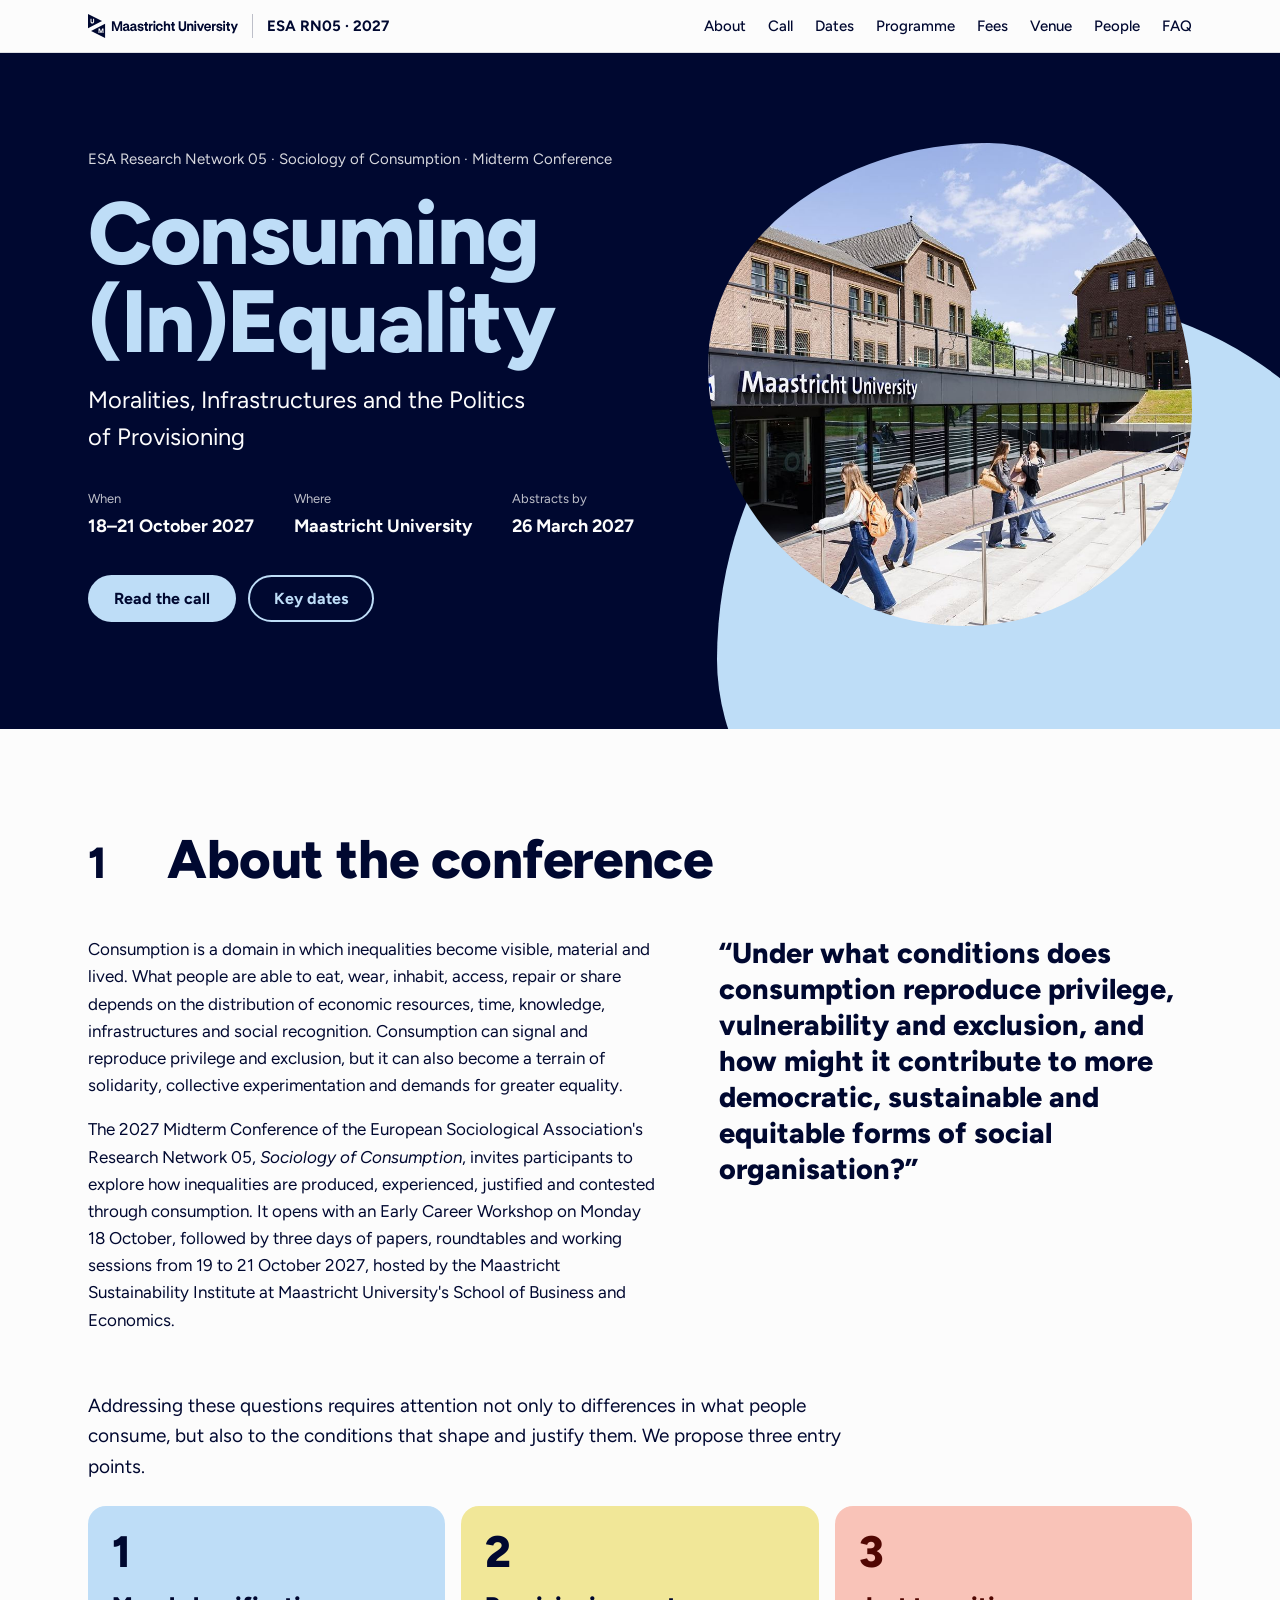
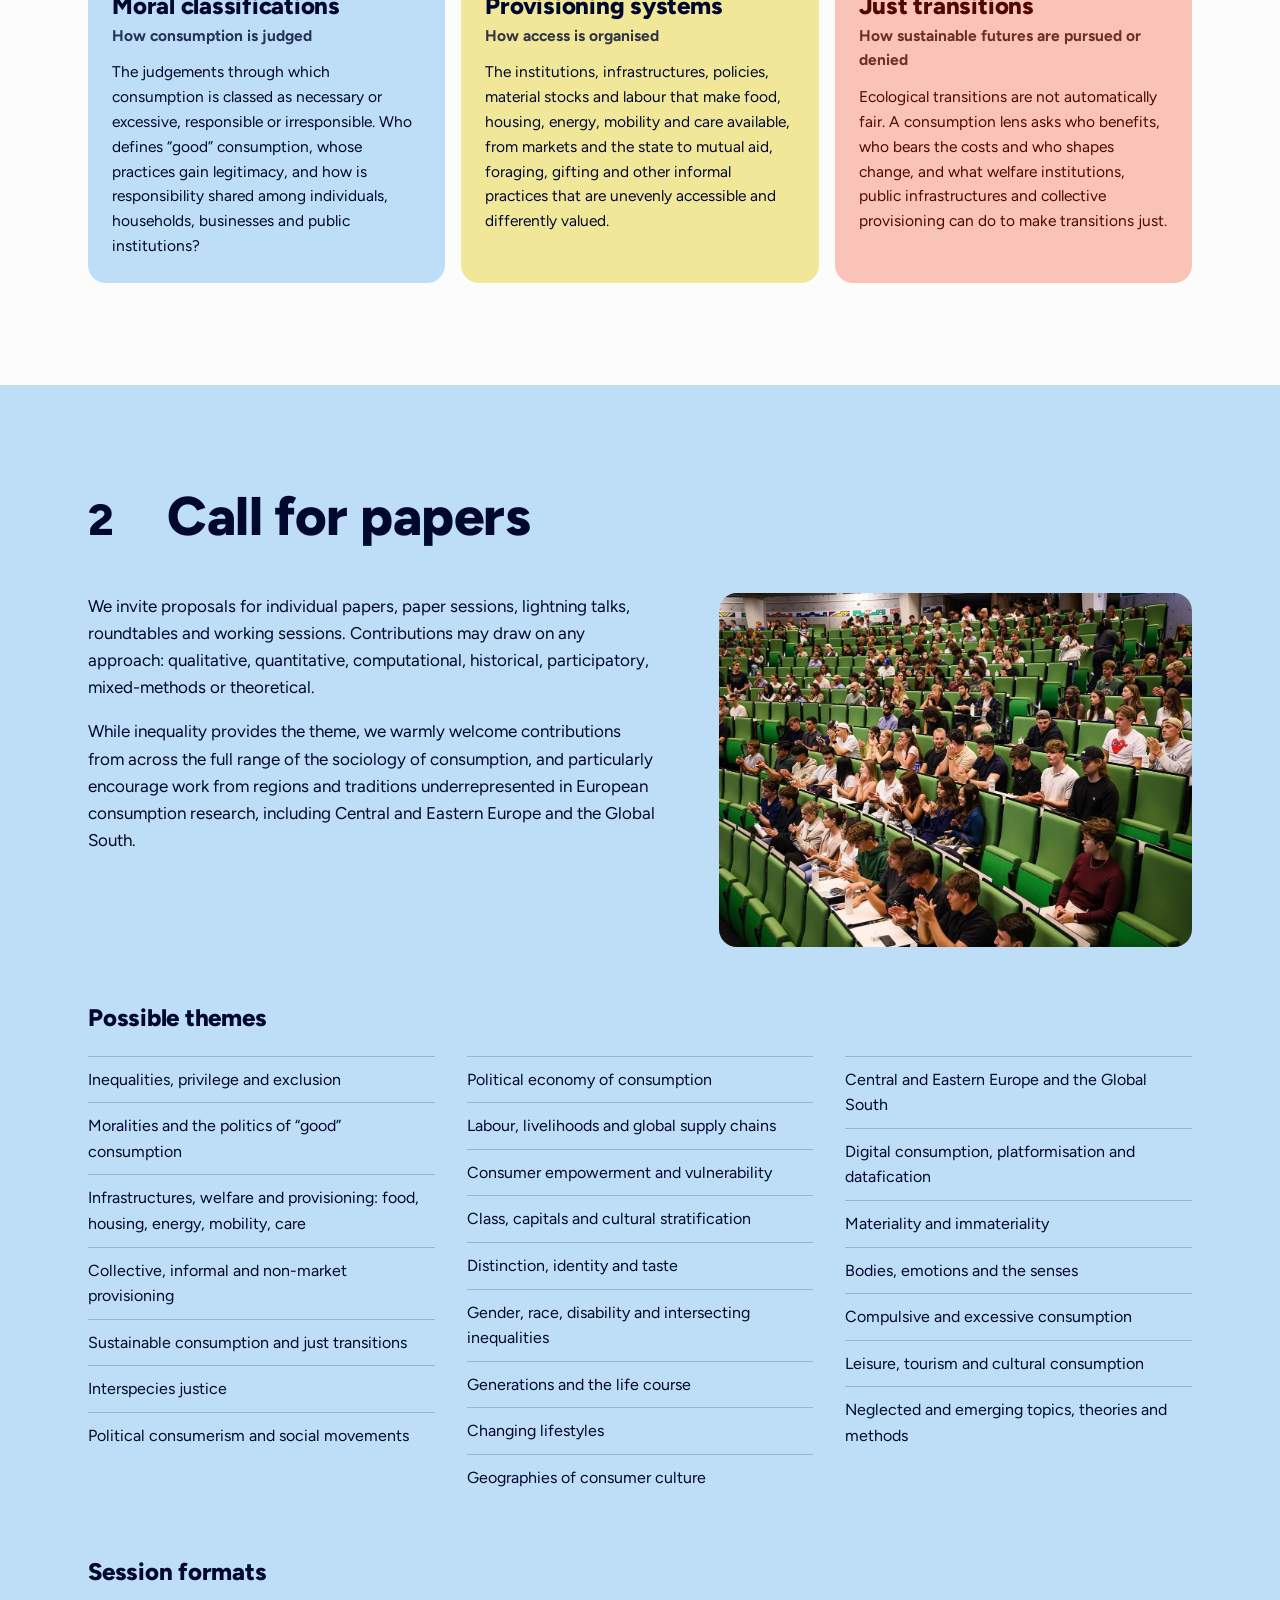
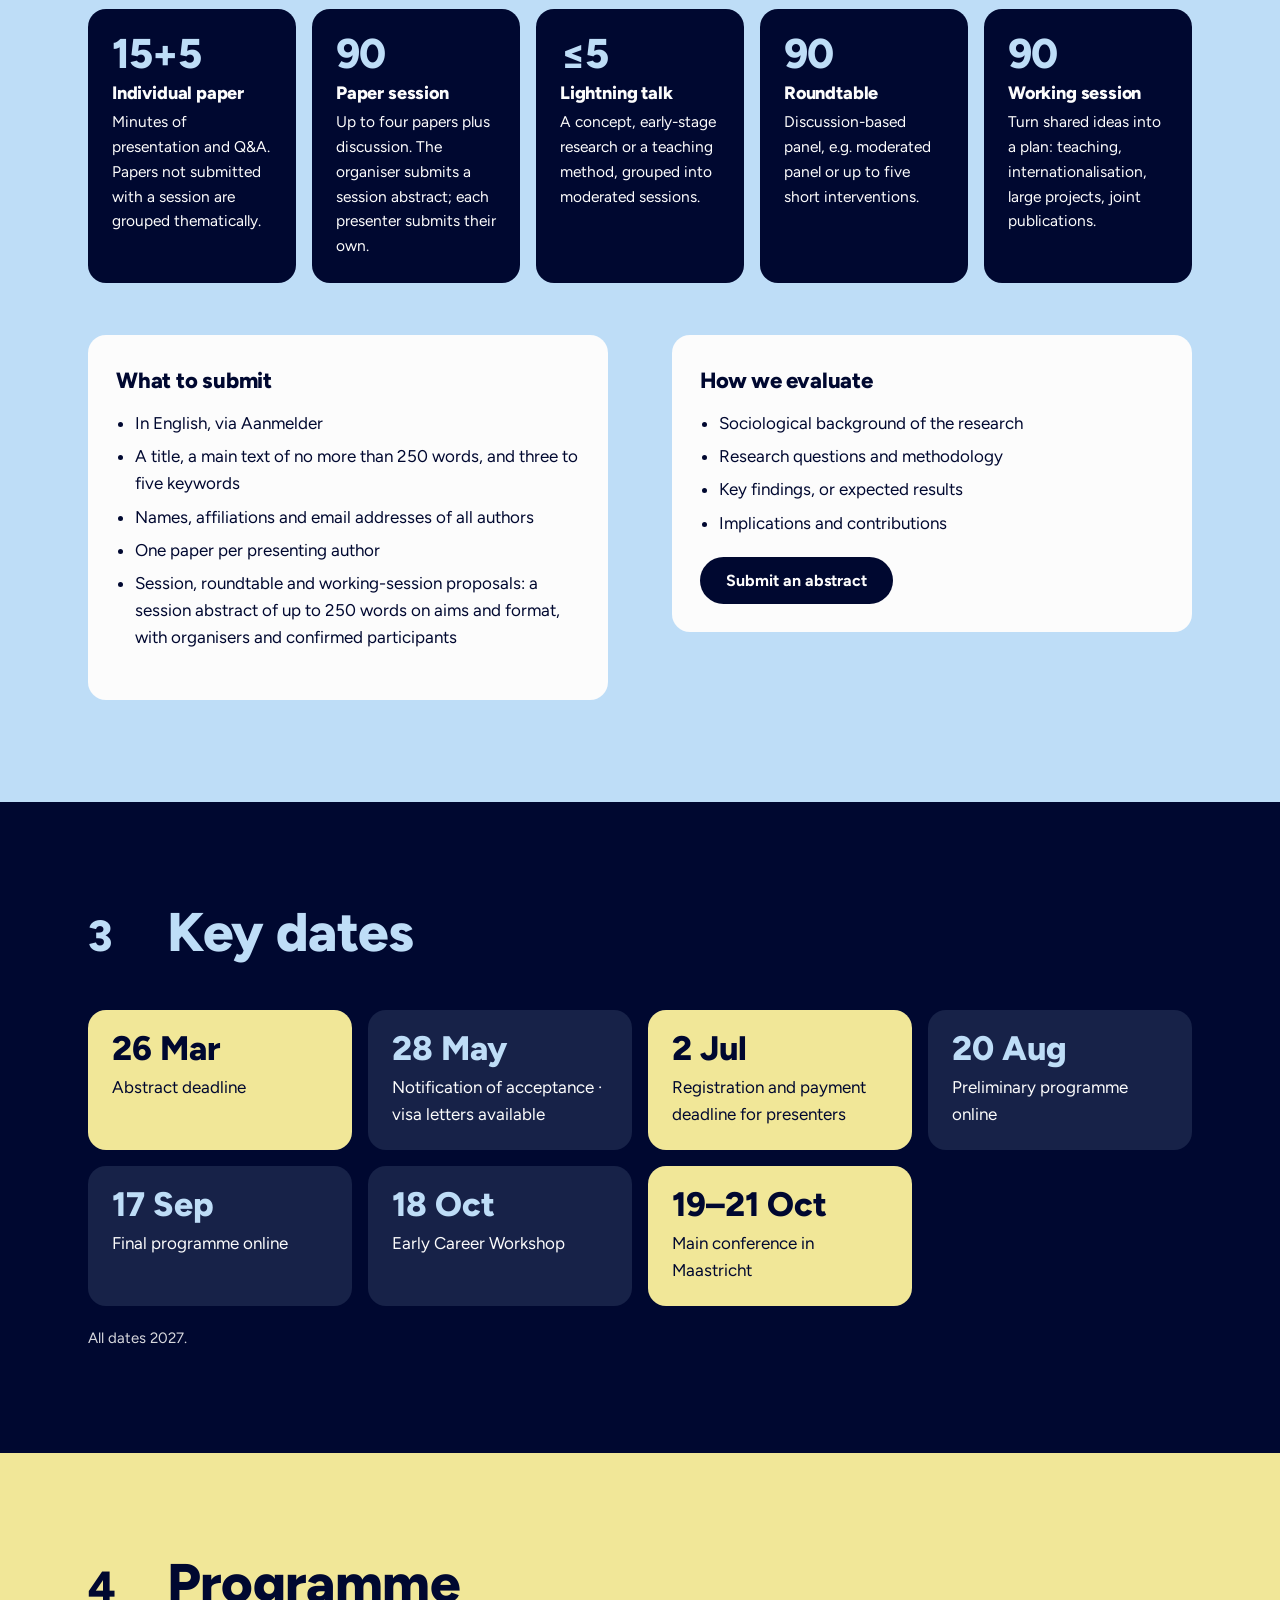
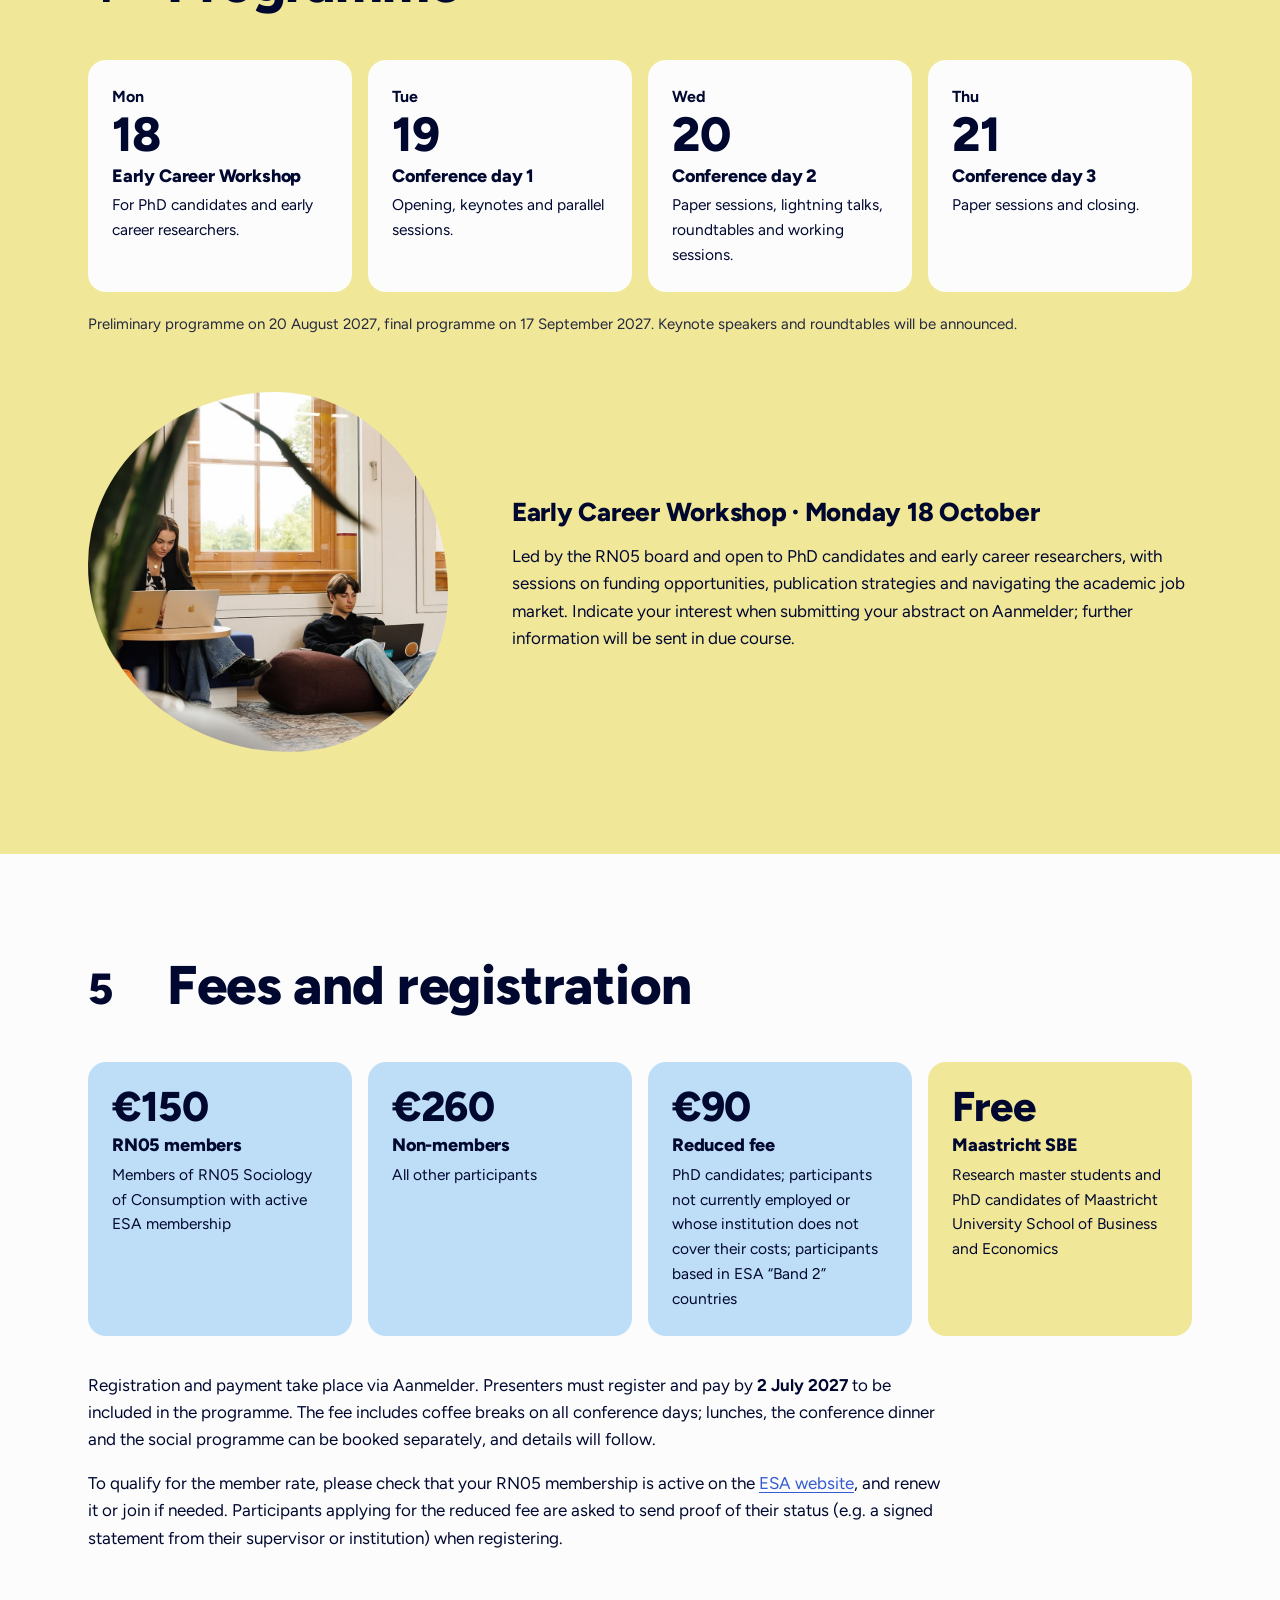
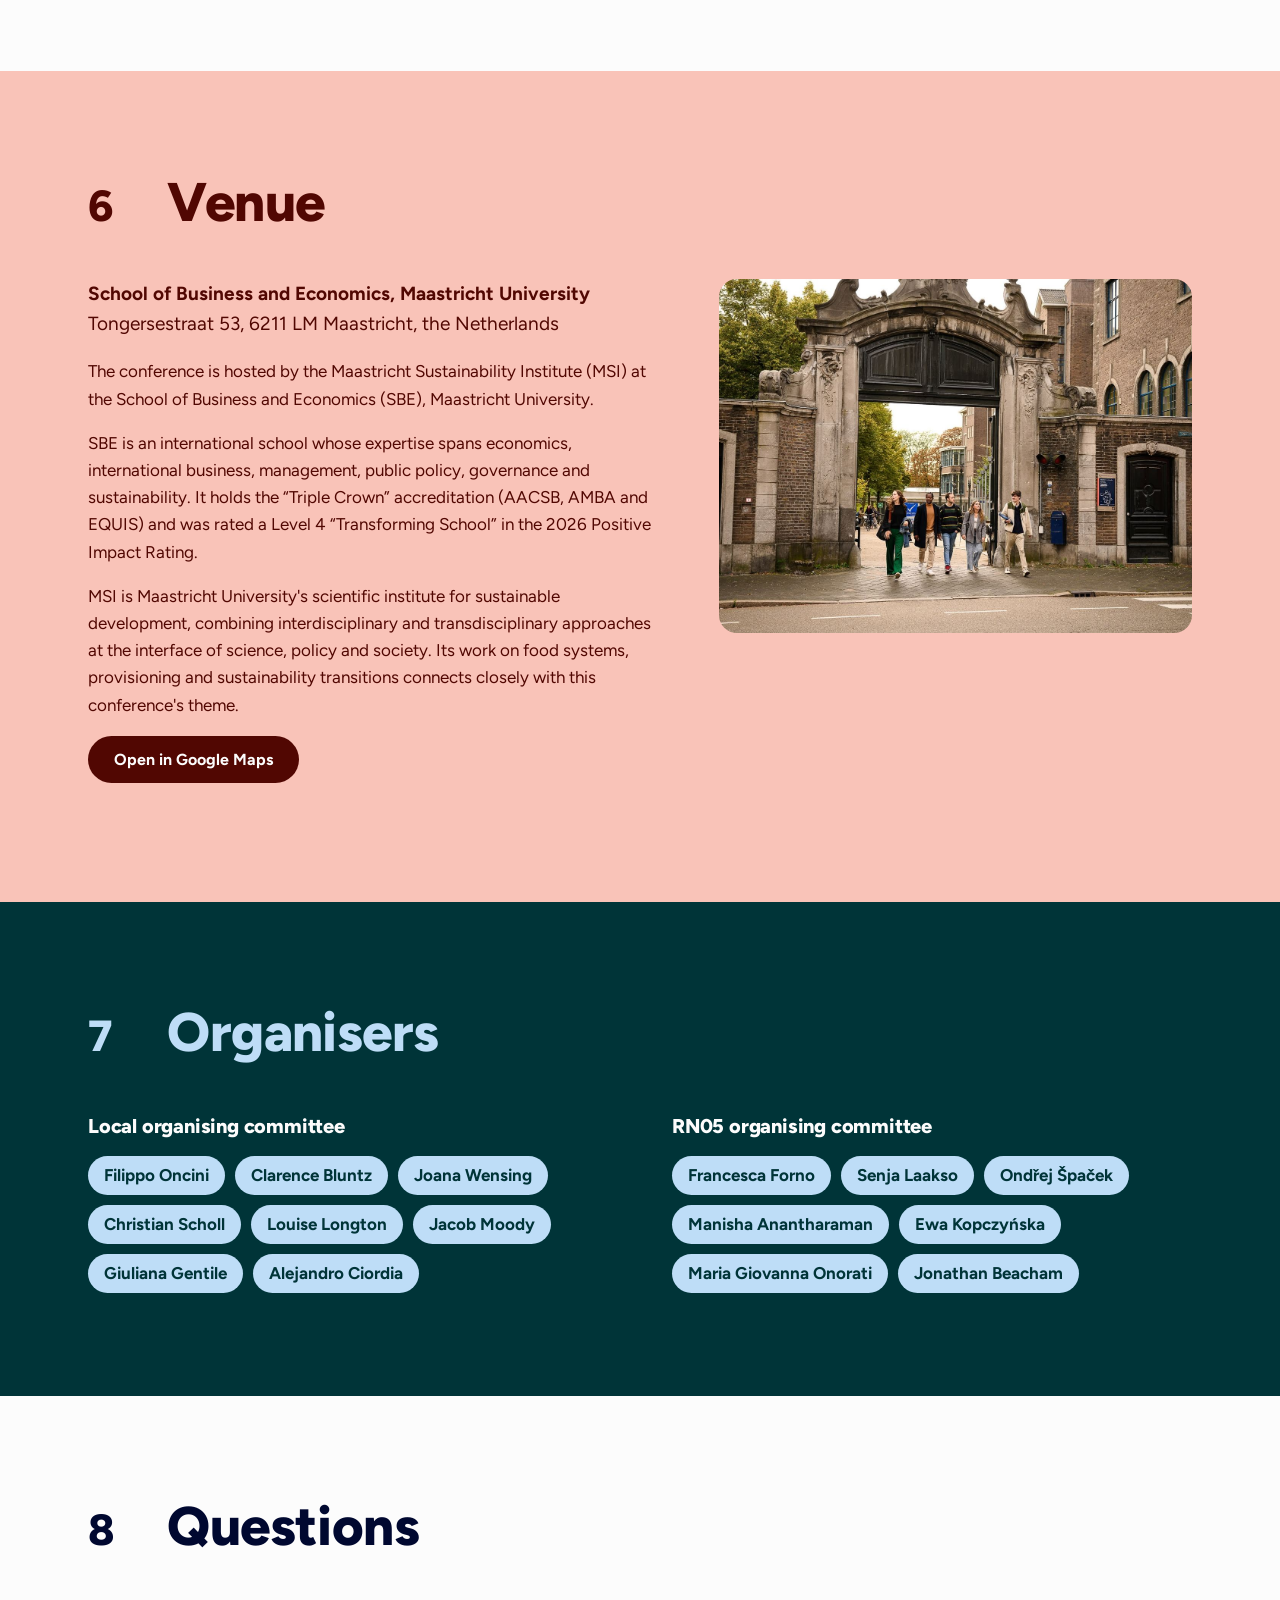
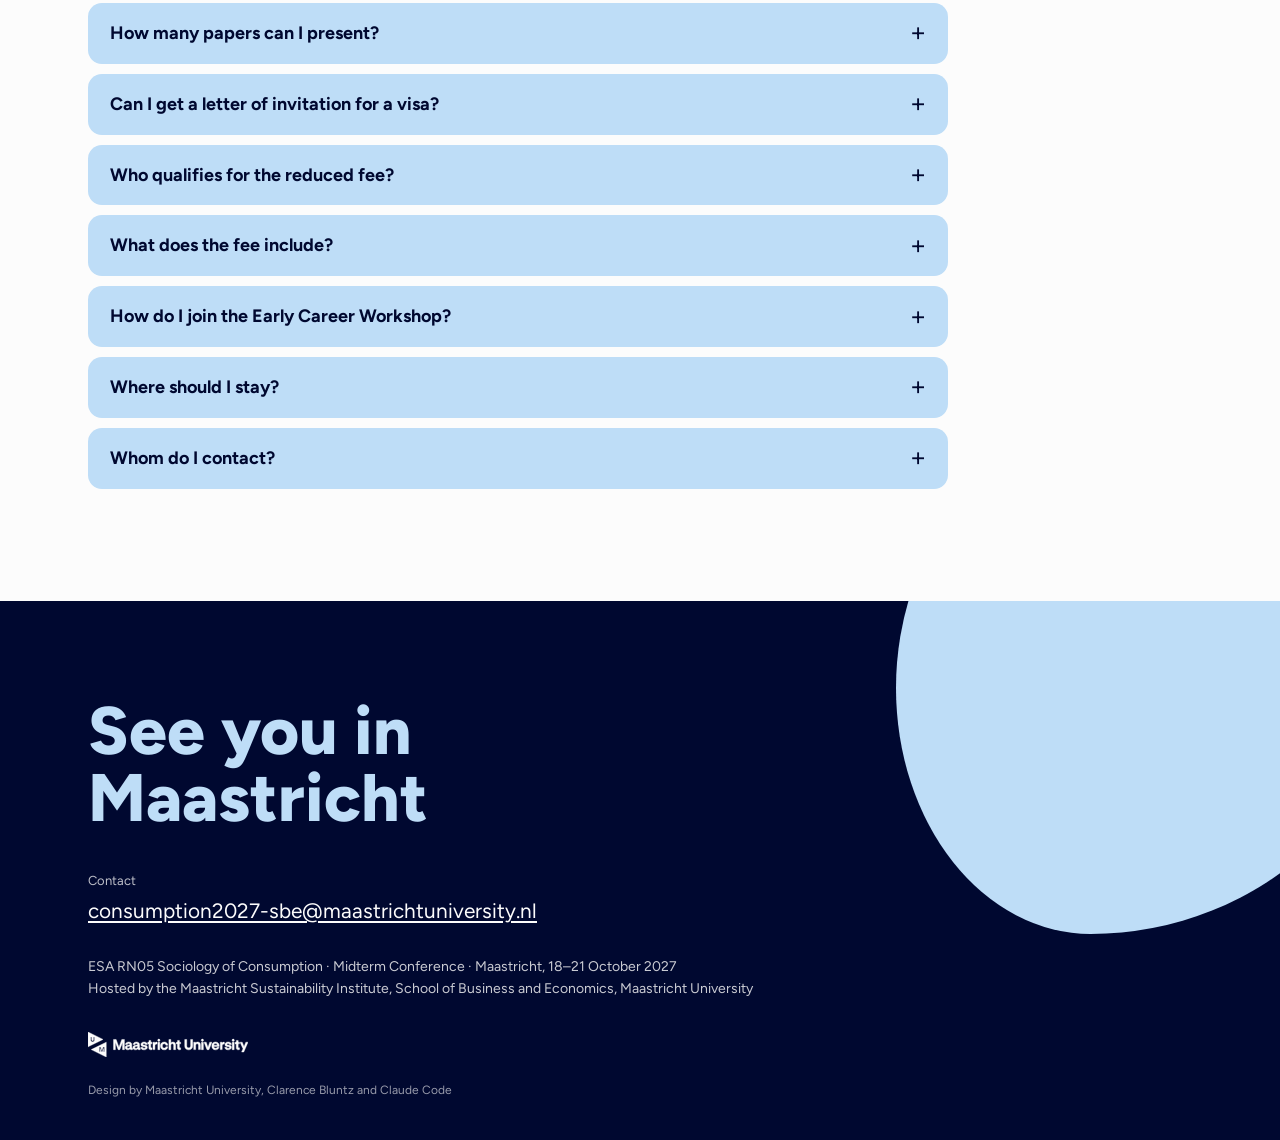
<file: index.html>
<!doctype html>
<html lang="en">
<head>
  <meta charset="utf-8">
  <meta name="viewport" content="width=device-width, initial-scale=1">
  <title>Consuming (In)Equality · ESA RN05 Midterm Conference 2027</title>
  <meta name="description" content="ESA RN05 Sociology of Consumption Midterm Conference 2027, Maastricht University, 18–21 October 2027.">
  <link rel="preconnect" href="https://fonts.googleapis.com">
  <link rel="preconnect" href="https://fonts.gstatic.com" crossorigin>
  <link href="https://fonts.googleapis.com/css2?family=Figtree:wght@400;500;700;800&display=swap" rel="stylesheet">
  <link rel="stylesheet" href="style.css?v=8">
</head>
<body>

<header class="bar">
  <div class="bar__in">
    <a class="bar__brand" href="#top"><img src="img/um-logo.svg" alt="Maastricht University" width="160" height="25"><span>ESA RN05 · 2027</span></a>
    <button class="bar__toggle" aria-expanded="false" aria-controls="menu">Menu</button>
    <nav id="menu">
      <a href="#about">About</a><a href="#call">Call</a><a href="#dates">Dates</a><a href="#programme">Programme</a>
      <a href="#fees">Fees</a><a href="#venue">Venue</a><a href="#people">People</a><a href="#faq">FAQ</a>
    </nav>
  </div>
</header>

<main>

<!-- Cover -->
<section class="cover" id="top">
  <div class="cover__shape" aria-hidden="true"></div>
  <div class="wrap cover__grid">
    <div>
      <p class="kicker">ESA Research Network 05 · Sociology of Consumption · Midterm Conference</p>
      <h1>Consuming (In)Equality</h1>
      <p class="cover__sub">Moralities, Infrastructures and the Politics of Provisioning</p>
      <dl class="facts">
        <div><dt>When</dt><dd>18–21 October 2027</dd></div>
        <div><dt>Where</dt><dd>Maastricht University</dd></div>
        <div><dt>Abstracts by</dt><dd>26 March 2027</dd></div>
      </dl>
      <p class="actions"><a class="btn btn--light" href="#call">Read the call</a><a class="btn btn--line" href="#dates">Key dates</a></p>
    </div>
    <figure class="cover__photo"><img src="img/campus.jpg" alt="Students walking past a Maastricht University building"></figure>
  </div>
</section>

<!-- 1 About -->
<section class="sec sec--white" id="about">
  <div class="wrap">
    <h2 class="chapter"><span>1</span>About the conference</h2>
    <div class="split">
      <div class="prose">
        <p>Consumption is a domain in which inequalities become visible, material and lived. What people are able to eat, wear, inhabit, access, repair or share depends on the distribution of economic resources, time, knowledge, infrastructures and social recognition. Consumption can signal and reproduce privilege and exclusion, but it can also become a terrain of solidarity, collective experimentation and demands for greater equality.</p>
        <p>The 2027 Midterm Conference of the European Sociological Association's Research Network 05, <em>Sociology of Consumption</em>, invites participants to explore how inequalities are produced, experienced, justified and contested through consumption. It opens with an Early Career Workshop on Monday 18 October, followed by three days of papers, roundtables and working sessions from 19 to 21 October 2027, hosted by the Maastricht Sustainability Institute at Maastricht University's School of Business and Economics.</p>
      </div>
      <blockquote class="quote">“Under what conditions does consumption reproduce privilege, vulnerability and exclusion, and how might it contribute to more democratic, sustainable and equitable forms of social organisation?”</blockquote>
    </div>
    <p class="lead">Addressing these questions requires attention not only to differences in what people consume, but also to the conditions that shape and justify them. We propose three entry points.</p>
    <div class="cards cards--3">
      <article class="card card--blue"><p class="card__n">1</p><h3>Moral classifications</h3><p class="card__q">How consumption is judged</p><p>The judgements through which consumption is classed as necessary or excessive, responsible or irresponsible. Who defines “good” consumption, whose practices gain legitimacy, and how is responsibility shared among individuals, households, businesses and public institutions?</p></article>
      <article class="card card--yellow"><p class="card__n">2</p><h3>Provisioning systems</h3><p class="card__q">How access is organised</p><p>The institutions, infrastructures, policies, material stocks and labour that make food, housing, energy, mobility and care available, from markets and the state to mutual aid, foraging, gifting and other informal practices that are unevenly accessible and differently valued.</p></article>
      <article class="card card--salmon"><p class="card__n">3</p><h3>Just transitions</h3><p class="card__q">How sustainable futures are pursued or denied</p><p>Ecological transitions are not automatically fair. A consumption lens asks who benefits, who bears the costs and who shapes change, and what welfare institutions, public infrastructures and collective provisioning can do to make transitions just.</p></article>
    </div>
  </div>
</section>

<!-- 2 Call -->
<section class="sec sec--blue" id="call">
  <div class="wrap">
    <h2 class="chapter"><span>2</span>Call for papers</h2>
    <div class="split">
      <div class="prose">
        <p>We invite proposals for individual papers, paper sessions, lightning talks, roundtables and working sessions. Contributions may draw on any approach: qualitative, quantitative, computational, historical, participatory, mixed-methods or theoretical.</p>
        <p>While inequality provides the theme, we warmly welcome contributions from across the full range of the sociology of consumption, and particularly encourage work from regions and traditions underrepresented in European consumption research, including Central and Eastern Europe and the Global South.</p>
      </div>
      <figure class="photo"><img src="img/lecture.jpg" alt="A full lecture hall at Maastricht University" loading="lazy"></figure>
    </div>

    <h3 class="sub">Possible themes</h3>
    <ul class="themes">
      <li>Inequalities, privilege and exclusion</li>
      <li>Moralities and the politics of “good” consumption</li>
      <li>Infrastructures, welfare and provisioning: food, housing, energy, mobility, care</li>
      <li>Collective, informal and non-market provisioning</li>
      <li>Sustainable consumption and just transitions</li>
      <li>Interspecies justice</li>
      <li>Political consumerism and social movements</li>
      <li>Political economy of consumption</li>
      <li>Labour, livelihoods and global supply chains</li>
      <li>Consumer empowerment and vulnerability</li>
      <li>Class, capitals and cultural stratification</li>
      <li>Distinction, identity and taste</li>
      <li>Gender, race, disability and intersecting inequalities</li>
      <li>Generations and the life course</li>
      <li>Changing lifestyles</li>
      <li>Geographies of consumer culture</li>
      <li>Central and Eastern Europe and the Global South</li>
      <li>Digital consumption, platformisation and datafication</li>
      <li>Materiality and immateriality</li>
      <li>Bodies, emotions and the senses</li>
      <li>Compulsive and excessive consumption</li>
      <li>Leisure, tourism and cultural consumption</li>
      <li>Neglected and emerging topics, theories and methods</li>
    </ul>

    <h3 class="sub">Session formats</h3>
    <div class="cards cards--5">
      <div class="card card--navy"><p class="stat">15+5</p><h4>Individual paper</h4><p>Minutes of presentation and Q&amp;A. Papers not submitted with a session are grouped thematically.</p></div>
      <div class="card card--navy"><p class="stat">90</p><h4>Paper session</h4><p>Up to four papers plus discussion. The organiser submits a session abstract; each presenter submits their own.</p></div>
      <div class="card card--navy"><p class="stat">≤5</p><h4>Lightning talk</h4><p>A concept, early-stage research or a teaching method, grouped into moderated sessions.</p></div>
      <div class="card card--navy"><p class="stat">90</p><h4>Roundtable</h4><p>Discussion-based panel, e.g. moderated panel or up to five short interventions.</p></div>
      <div class="card card--navy"><p class="stat">90</p><h4>Working session</h4><p>Turn shared ideas into a plan: teaching, internationalisation, large projects, joint publications.</p></div>
    </div>

    <div class="split split--even guide">
      <div class="panel">
        <h3>What to submit</h3>
        <ul>
          <li>In English, via Aanmelder<!-- TODO: add Aanmelder submission link --></li>
          <li>A title, a main text of no more than 250 words, and three to five keywords</li>
          <li>Names, affiliations and email addresses of all authors</li>
          <li>One paper per presenting author</li>
          <li>Session, roundtable and working-session proposals: a session abstract of up to 250 words on aims and format, with organisers and confirmed participants</li>
        </ul>
      </div>
      <div class="panel">
        <h3>How we evaluate</h3>
        <ul>
          <li>Sociological background of the research</li>
          <li>Research questions and methodology</li>
          <li>Key findings, or expected results</li>
          <li>Implications and contributions</li>
        </ul>
        <p><a class="btn btn--navy" href="#">Submit an abstract</a><!-- TODO: Aanmelder link --></p>
      </div>
    </div>
  </div>
</section>

<!-- 3 Dates -->
<section class="sec sec--navy" id="dates">
  <div class="wrap">
    <h2 class="chapter"><span>3</span>Key dates</h2>
    <ol class="dates">
      <li class="is-key"><b>26 Mar</b><span>Abstract deadline</span></li>
      <li><b>28 May</b><span>Notification of acceptance · visa letters available</span></li>
      <li class="is-key"><b>2 Jul</b><span>Registration and payment deadline for presenters</span></li>
      <li><b>20 Aug</b><span>Preliminary programme online</span></li>
      <li><b>17 Sep</b><span>Final programme online</span></li>
      <li><b>18 Oct</b><span>Early Career Workshop</span></li>
      <li class="is-key"><b>19–21 Oct</b><span>Main conference in Maastricht</span></li>
    </ol>
    <p class="note">All dates 2027.</p>
  </div>
</section>

<!-- 4 Programme -->
<section class="sec sec--yellow" id="programme">
  <div class="wrap">
    <h2 class="chapter"><span>4</span>Programme</h2>
    <div class="cards cards--4">
      <div class="card card--white"><p class="day">Mon <b>18</b></p><h4>Early Career Workshop</h4><p>For PhD candidates and early career researchers.</p></div>
      <div class="card card--white"><p class="day">Tue <b>19</b></p><h4>Conference day 1</h4><p>Opening, keynotes and parallel sessions.</p></div>
      <div class="card card--white"><p class="day">Wed <b>20</b></p><h4>Conference day 2</h4><p>Paper sessions, lightning talks, roundtables and working sessions.</p></div>
      <div class="card card--white"><p class="day">Thu <b>21</b></p><h4>Conference day 3</h4><p>Paper sessions and closing.</p></div>
    </div>
    <p class="note">Preliminary programme on 20 August 2027, final programme on 17 September 2027. Keynote speakers and roundtables will be announced.</p>
    <div class="split ecw">
      <figure class="photo photo--blob"><img src="img/study.jpg" alt="Two students working on laptops in a study area" loading="lazy"></figure>
      <div>
        <h3>Early Career Workshop · Monday 18 October</h3>
        <p>Led by the RN05 board and open to PhD candidates and early career researchers, with sessions on funding opportunities, publication strategies and navigating the academic job market. Indicate your interest when submitting your abstract on Aanmelder; further information will be sent in due course.</p>
      </div>
    </div>
  </div>
</section>

<!-- 5 Fees -->
<section class="sec sec--white" id="fees">
  <div class="wrap">
    <h2 class="chapter"><span>5</span>Fees and registration</h2>
    <div class="cards cards--4">
      <div class="card card--blue"><p class="stat">€150</p><h4>RN05 members</h4><p>Members of RN05 Sociology of Consumption with active ESA membership</p></div>
      <div class="card card--blue"><p class="stat">€260</p><h4>Non-members</h4><p>All other participants</p></div>
      <div class="card card--blue"><p class="stat">€90</p><h4>Reduced fee</h4><p>PhD candidates; participants not currently employed or whose institution does not cover their costs; participants based in ESA “Band 2” countries</p></div>
      <div class="card card--yellow"><p class="stat">Free</p><h4>Maastricht SBE</h4><p>Research master students and PhD candidates of Maastricht University School of Business and Economics</p></div>
    </div>
    <div class="prose prose--wide">
      <p>Registration and payment take place via Aanmelder. Presenters must register and pay by <strong>2 July 2027</strong> to be included in the programme. The fee includes coffee breaks on all conference days; lunches, the conference dinner and the social programme can be booked separately, and details will follow.</p>
      <p>To qualify for the member rate, please check that your RN05 membership is active on the <a href="https://www.europeansociology.org/" target="_blank" rel="noopener">ESA website</a>, and renew it or join if needed. Participants applying for the reduced fee are asked to send proof of their status (e.g. a signed statement from their supervisor or institution) when registering.</p>
    </div>
  </div>
</section>

<!-- 6 Venue -->
<section class="sec sec--salmon" id="venue">
  <div class="wrap">
    <h2 class="chapter"><span>6</span>Venue</h2>
    <div class="split">
      <div class="prose">
        <p class="address"><strong>School of Business and Economics, Maastricht University</strong><br>Tongersestraat 53, 6211 LM Maastricht, the Netherlands</p>
        <p>The conference is hosted by the Maastricht Sustainability Institute (MSI) at the School of Business and Economics (SBE), Maastricht University.</p>
        <p>SBE is an international school whose expertise spans economics, international business, management, public policy, governance and sustainability. It holds the “Triple Crown” accreditation (AACSB, AMBA and EQUIS) and was rated a Level 4 “Transforming School” in the 2026 Positive Impact Rating.</p>
        <p>MSI is Maastricht University's scientific institute for sustainable development, combining interdisciplinary and transdisciplinary approaches at the interface of science, policy and society. Its work on food systems, provisioning and sustainability transitions connects closely with this conference's theme.</p>
        <p><a class="btn btn--red" href="https://www.google.com/maps?q=Tongersestraat+53,+6211+LM+Maastricht" target="_blank" rel="noopener">Open in Google Maps</a></p>
      </div>
      <figure class="photo"><img src="img/city.jpg" alt="People walking through a historic gateway in Maastricht" loading="lazy"></figure>
    </div>
  </div>
</section>

<!-- 7 People -->
<section class="sec sec--teal" id="people">
  <div class="wrap">
    <h2 class="chapter"><span>7</span>Organisers</h2>
    <div class="split split--even">
      <div>
        <h3>Local organising committee</h3>
        <ul class="names">
          <li>Filippo Oncini</li><li>Clarence Bluntz</li><li>Joana Wensing</li><li>Christian Scholl</li>
          <li>Louise Longton</li><li>Jacob Moody</li><li>Giuliana Gentile</li><li>Alejandro Ciordia</li>
        </ul>
      </div>
      <div>
        <h3>RN05 organising committee</h3>
        <ul class="names">
          <li>Francesca Forno</li><li>Senja Laakso</li><li>Ondřej Špaček</li><li>Manisha Anantharaman</li>
          <li>Ewa Kopczyńska</li><li>Maria Giovanna Onorati</li><li>Jonathan Beacham</li>
        </ul>
      </div>
    </div>
  </div>
</section>

<!-- 8 FAQ -->
<section class="sec sec--white" id="faq">
  <div class="wrap">
    <h2 class="chapter"><span>8</span>Questions</h2>
    <div class="faq">
      <details><summary>How many papers can I present?</summary><p>Each participant may present no more than one paper as presenting author.</p></details>
      <details><summary>Can I get a letter of invitation for a visa?</summary><p>Yes. Letters of invitation for visa purposes can be provided upon acceptance (from 28 May 2027).</p></details>
      <details><summary>Who qualifies for the reduced fee?</summary><p>PhD candidates, participants who are not currently employed or whose institution does not cover their costs, and participants based in ESA “Band 2” countries (see the ESA membership page). Please send proof of status when registering.</p></details>
      <details><summary>What does the fee include?</summary><p>Coffee breaks on all conference days. Lunches, the conference dinner and the social programme can be booked separately; details will follow.</p></details>
      <details><summary>How do I join the Early Career Workshop?</summary><p>Indicate your interest when submitting your abstract on Aanmelder. Further information will be sent in due course.</p></details>
      <details><summary>Where should I stay?</summary><p>Recommended hotels and travel information will be published here ahead of registration.</p></details>
      <details><summary>Whom do I contact?</summary><p>Write to the local organising committee at <a href="mailto:consumption2027-sbe@maastrichtuniversity.nl">consumption2027-sbe@maastrichtuniversity.nl</a>.</p></details>
    </div>
  </div>
</section>

</main>

<footer class="foot">
  <div class="foot__shape" aria-hidden="true"></div>
  <div class="wrap foot__in">
    <p class="foot__title">See you in Maastricht</p>
    <p class="foot__label">Contact</p>
    <p class="foot__mail"><a href="mailto:consumption2027-sbe@maastrichtuniversity.nl">consumption2027-sbe@maastrichtuniversity.nl</a></p>
    <p class="foot__small">ESA RN05 Sociology of Consumption · Midterm Conference · Maastricht, 18–21 October 2027<br>Hosted by the Maastricht Sustainability Institute, School of Business and Economics, Maastricht University</p>
    <img class="foot__logo" src="img/um-logo-white.svg" alt="Maastricht University" width="160" height="25">
    <p class="foot__credit">Design by Maastricht University, Clarence Bluntz and Claude Code</p>
  </div>
</footer>

<script>
  const b = document.querySelector('.bar__toggle'), n = document.getElementById('menu');
  b.addEventListener('click', () => { const o = n.classList.toggle('is-open'); b.setAttribute('aria-expanded', o); });
  n.addEventListener('click', e => { if (e.target.tagName === 'A') { n.classList.remove('is-open'); b.setAttribute('aria-expanded', false); } });
</script>
</body>
</html>
</file>
<file: style.css>
/* UM identity draft — colours and type taken from the UM 2026 PowerPoint template.
   Theme: dk1 #000830 navy · lt1 #FCFCFC · lt2/accent2 #BEDDF7 light blue · accent1 #003438 teal
   accent3 #510702 dark red · accent4 #F9C3B8 salmon · accent6 #F1E798 yellow · link #345BD0
   Fonts: Aptos (bold headings, regular body); Figtree is the web fallback. */
:root {
  --navy: #000830;
  --white: #fcfcfc;
  --blue: #beddf7;
  --teal: #003438;
  --red: #510702;
  --salmon: #f9c3b8;
  --yellow: #f1e798;
  --link: #345bd0;
  --font: Aptos, "Aptos Display", Figtree, system-ui, -apple-system, "Segoe UI", sans-serif;
  --r: 18px;
  --gutter: clamp(20px, 4vw, 48px);
}
* { box-sizing: border-box; }
html { scroll-behavior: smooth; scroll-padding-top: 76px; }
body { margin: 0; background: var(--white); color: var(--navy); font: 400 17px/1.6 var(--font); }
img { display: block; max-width: 100%; }
a { color: var(--link); text-underline-offset: 3px; }
h1, h2, h3, h4 { font-weight: 800; letter-spacing: -.01em; }
.wrap { max-width: 1200px; margin: 0 auto; padding: 0 var(--gutter); position: relative; }

/* ---- Top bar ---- */
.bar { position: sticky; top: 0; z-index: 20; background: var(--white); border-bottom: 1px solid rgba(0,8,48,.12); }
.bar__in { max-width: 1200px; margin: 0 auto; padding: 14px var(--gutter); display: flex; align-items: center; justify-content: space-between; gap: 20px; }
.bar__brand { display: flex; align-items: center; gap: 14px; text-decoration: none; color: var(--navy); font-weight: 700; font-size: 15px; white-space: nowrap; }
.bar__brand img { width: 150px; height: auto; }
.bar__brand span { padding-left: 14px; border-left: 1px solid rgba(0,8,48,.25); }
.bar nav { display: flex; gap: 22px; font-size: 15px; font-weight: 500; }
.bar nav a { color: var(--navy); text-decoration: none; }
.bar nav a:hover { text-decoration: underline; }
.bar__toggle { display: none; font: 700 15px var(--font); color: var(--navy); background: var(--blue); border: 0; border-radius: 999px; padding: 8px 18px; cursor: pointer; }
@media (max-width: 1000px) {
  .bar__toggle { display: block; }
  .bar nav { display: none; position: absolute; top: 100%; left: 0; right: 0; flex-direction: column; gap: 0; background: var(--white); padding: 8px var(--gutter) 16px; border-bottom: 1px solid rgba(0,8,48,.12); }
  .bar nav.is-open { display: flex; }
  .bar nav a { padding: 10px 0; }
}
@media (max-width: 420px) { .bar__brand span { display: none; } }

/* ---- Cover (template cover slide: navy, light-blue title, organic shape + photo) ---- */
.cover { background: var(--navy); color: var(--white); position: relative; overflow: hidden; padding: clamp(48px, 7vw, 96px) 0 clamp(56px, 8vw, 110px); }
.cover__shape { position: absolute; right: -8vw; bottom: -18vw; width: 52vw; height: 52vw; background: var(--blue); border-radius: 46% 54% 38% 62% / 55% 42% 58% 45%; }
.cover__grid { display: grid; grid-template-columns: 1.15fr 1fr; gap: clamp(28px, 5vw, 64px); align-items: center; }
.kicker { font-size: 15px; margin: 0 0 18px; opacity: .85; }
.cover h1 { color: var(--blue); font-size: clamp(46px, 1.2rem + 5.4vw, 96px); line-height: 1; margin: 0 0 16px; letter-spacing: -.02em; }
.cover__sub { font-size: clamp(19px, 1rem + .6vw, 24px); margin: 0 0 32px; max-width: 30ch; }
.facts { display: grid; grid-template-columns: repeat(3, auto); justify-content: start; gap: 12px 40px; margin: 0 0 34px; }
.facts dt { font-size: 13px; opacity: .75; }
.facts dd { margin: 2px 0 0; font-weight: 700; font-size: 18px; }
.actions { display: flex; flex-wrap: wrap; gap: 12px; margin: 0; }
.cover__photo { margin: 0; position: relative; z-index: 1; }
.cover__photo img { width: 100%; aspect-ratio: 1 / 1; object-fit: cover; border-radius: 58% 42% 47% 53% / 46% 55% 45% 54%; }
@media (max-width: 860px) {
  .cover__grid { grid-template-columns: 1fr; }
  .cover__photo { max-width: 420px; }
  .cover__shape { width: 90vw; height: 90vw; right: -30vw; bottom: -40vw; }
  .facts { grid-template-columns: 1fr; }
}

/* ---- Buttons ---- */
.btn { display: inline-block; font: 700 16px var(--font); text-decoration: none; padding: 12px 24px; border-radius: 999px; border: 2px solid transparent; }
.btn--light { background: var(--blue); color: var(--navy); }
.btn--line { border-color: var(--blue); color: var(--blue); }
.btn--navy { background: var(--navy); color: var(--white); }
.btn--red { background: var(--red); color: var(--white); }
.btn:hover { filter: brightness(1.08); text-decoration: underline; }

/* ---- Sections (template content slides: flat colour fields) ---- */
.sec { padding: clamp(64px, 8vw, 104px) 0; }
.sec--white { background: var(--white); }
.sec--blue { background: var(--blue); }
.sec--yellow { background: var(--yellow); }
.sec--salmon { background: var(--salmon); color: var(--red); }
.sec--navy { background: var(--navy); color: var(--white); }
.sec--teal { background: var(--teal); color: var(--blue); }
.sec--salmon a:not(.btn) { color: var(--red); }

/* "1   Chapter title" */
.chapter { display: flex; align-items: baseline; gap: clamp(20px, 4vw, 56px); font-size: clamp(34px, 1rem + 3vw, 60px); line-height: 1.05; margin: 0 0 clamp(28px, 4vw, 48px); }
.chapter span { font-size: .8em; min-width: 1ch; }
.sec--navy .chapter, .sec--teal .chapter { color: var(--blue); }

.split { display: grid; grid-template-columns: 1.2fr 1fr; gap: clamp(28px, 5vw, 64px); align-items: start; }
.split--even { grid-template-columns: 1fr 1fr; }
@media (max-width: 860px) { .split, .split--even { grid-template-columns: 1fr; } }
.prose p { margin: 0 0 1em; }
.prose--wide { max-width: 860px; margin-top: 36px; }
.lead { font-size: 19px; max-width: 760px; margin: 40px 0 24px; }
.quote { margin: 0; font-weight: 800; font-size: clamp(22px, 1rem + 1vw, 30px); line-height: 1.25; }
.sub { font-size: 24px; margin: 52px 0 18px; }
.note { font-size: 15px; margin: 20px 0 0; opacity: .85; }

.photo { margin: 0; }
.photo img { width: 100%; aspect-ratio: 4 / 3; object-fit: cover; border-radius: var(--r); }
.photo--blob img { aspect-ratio: 1 / 1; border-radius: 52% 48% 44% 56% / 48% 56% 44% 52%; }

/* ---- Cards (template stat boxes: rounded, flat) ---- */
.cards { display: grid; gap: 16px; }
.cards--3 { grid-template-columns: repeat(3, 1fr); }
.cards--4 { grid-template-columns: repeat(4, 1fr); }
.cards--5 { grid-template-columns: repeat(5, 1fr); }
@media (max-width: 1000px) { .cards--4, .cards--5 { grid-template-columns: repeat(2, 1fr); } }
@media (max-width: 760px) { .cards--3 { grid-template-columns: 1fr; } }
@media (max-width: 520px) { .cards--4, .cards--5 { grid-template-columns: 1fr; } }
.card { border-radius: var(--r); padding: 24px; }
.card h3 { font-size: 24px; margin: 0 0 4px; line-height: 1.15; }
.card h4 { font-size: 18px; margin: 8px 0 6px; line-height: 1.2; }
.card p { margin: 0; font-size: 15.5px; }
.card--blue { background: var(--blue); }
.card--yellow { background: var(--yellow); }
.card--salmon { background: var(--salmon); color: var(--red); }
.card--white { background: var(--white); }
.card--navy { background: var(--navy); color: var(--white); }
.card--navy .stat { color: var(--blue); }
.card__n { font-weight: 800; font-size: 44px !important; line-height: 1; margin: 0 0 18px !important; }
.card__q { font-weight: 700; margin: 0 0 12px !important; opacity: .8; }
.stat { font-weight: 800; font-size: clamp(38px, 1rem + 2vw, 52px) !important; line-height: 1; margin: 0 !important; letter-spacing: -.02em; }
.day { font-weight: 700; font-size: 16px !important; }
.day b { display: block; font-size: 48px; line-height: 1; font-weight: 800; }

/* themes */
.themes { columns: 3; column-gap: 32px; list-style: none; padding: 0; margin: 0; }
.themes li { break-inside: avoid; padding: 10px 0; border-top: 1px solid rgba(0,8,48,.2); font-size: 16px; }
@media (max-width: 1000px) { .themes { columns: 2; } }
@media (max-width: 600px) { .themes { columns: 1; } }

.guide { margin-top: 52px; }
.panel { background: var(--white); border-radius: var(--r); padding: 28px; }
.panel h3 { font-size: 22px; margin: 0 0 12px; }
.panel ul { margin: 0 0 20px; padding-left: 1.1em; }
.panel li { margin-bottom: 6px; }
.panel p { margin: 0; }

/* dates (template "1st / 2nd / 3rd" boxes) */
.dates { list-style: none; margin: 0; padding: 0; display: grid; grid-template-columns: repeat(auto-fill, minmax(250px, 1fr)); gap: 16px; }
.dates li { background: rgba(190,221,247,.12); border-radius: var(--r); padding: 22px 24px; display: flex; flex-direction: column; gap: 8px; }
.dates b { font-size: 34px; font-weight: 800; line-height: 1; color: var(--blue); }
.dates li.is-key { background: var(--yellow); color: var(--navy); }
.dates li.is-key b { color: var(--navy); }

/* programme */
.ecw { margin-top: 56px; align-items: center; grid-template-columns: minmax(0, 360px) 1fr; }
.ecw h3 { font-size: 26px; margin: 0 0 10px; }
.ecw p { margin: 0; }
@media (max-width: 860px) { .ecw { grid-template-columns: 1fr; } .ecw .photo { max-width: 300px; } }

/* venue */
.address { font-size: 19px; }

/* people */
.sec--teal h3 { font-size: 20px; margin: 0 0 14px; color: var(--white); }
.names { list-style: none; padding: 0; margin: 0; display: flex; flex-wrap: wrap; gap: 10px; }
.names li { background: var(--blue); color: var(--teal); border-radius: 999px; padding: 6px 16px; font-weight: 700; }

/* faq */
.faq { max-width: 860px; }
.faq details { background: var(--blue); border-radius: 14px; margin-bottom: 10px; }
.faq summary { cursor: pointer; padding: 16px 22px; font-weight: 700; font-size: 18px; list-style: none; position: relative; padding-right: 56px; }
.faq summary::-webkit-details-marker { display: none; }
.faq summary::after { content: "+"; position: absolute; right: 22px; top: 50%; transform: translateY(-50%); font-size: 26px; font-weight: 400; }
.faq details[open] summary::after { content: "–"; }
.faq details p { margin: 0; padding: 0 22px 18px; }
.faq a { overflow-wrap: anywhere; }

/* footer (template "Thank you" slide) */
.foot { background: var(--navy); color: var(--white); position: relative; overflow: hidden; padding: clamp(56px, 8vw, 96px) 0 40px; }
.foot__shape { position: absolute; right: -10vw; top: -14vw; width: 40vw; height: 40vw; background: var(--blue); border-radius: 44% 56% 62% 38% / 52% 40% 60% 48%; }
.foot__in { position: relative; }
.foot__title { color: var(--blue); font-weight: 800; font-size: clamp(36px, 1rem + 4vw, 72px); line-height: 1; margin: 0 0 40px; max-width: 12ch; }
.foot__label { font-size: 13px; opacity: .75; margin: 0; }
.foot__mail { font-size: clamp(17px, .9rem + .5vw, 22px); margin: 2px 0 28px; overflow-wrap: anywhere; }
.foot__mail a { color: var(--white); }
.foot__small { font-size: 14px; opacity: .8; margin: 0 0 32px; }
.foot__logo { width: 160px; height: auto; }
@media (max-width: 760px) { .foot__shape { width: 70vw; height: 70vw; right: -30vw; top: -30vw; } }
.foot__credit { font-size: 12px; opacity: .6; margin: 24px 0 0; }
</file>
